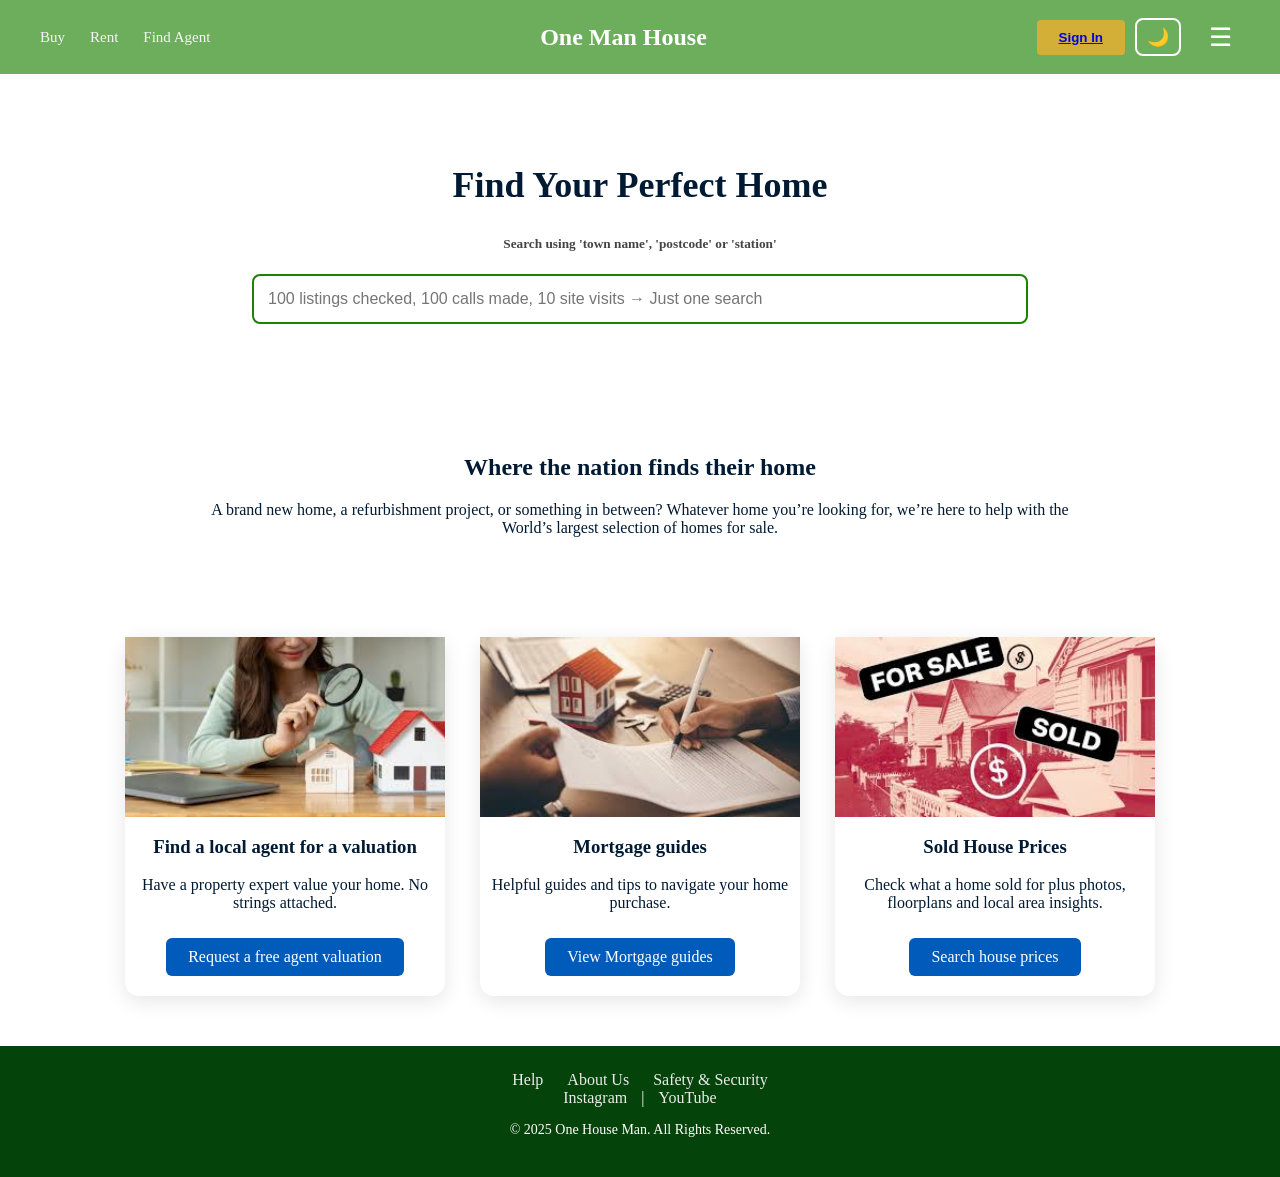
<file: buy.html>
<!DOCTYPE html>
<html lang="en">
<head>
    <meta charset="UTF-8">
    <meta name="viewport" content="width=device-width, initial-scale=1.0">
    <title>Buy - One Man House</title>
    <link rel="stylesheet" href="buy.css">
    <script src="script.js" defer></script>
</head>

<body class="buy-page">
<!-- header -->
<header>
    <nav class="left-menu">
        <a href="buy.html">Buy</a>
        <a href="rent.html">Rent</a>
        <a href="find-agent.html">Find Agent</a>
    </nav>

    <div class="logo"><a href="index.html">One Man House</a></div>

    <div class="right-menu">
        <button class="sign-btn"><a href="signin.html">Sign In</a> </button>
        <button id="darkToggle" class="dark-mode-btn">🌙</button>

        <div class="hamburger-container">
            <input type="checkbox" id="menu-toggle">
            <label for="menu-toggle" class="hamburger">☰</label>

            <div class="dropdown">
                <a href="#">Commercial Property</a>
                <a href="#">AI Suggester</a>
            </div>
        </div>
    </div>
</header>

<!-- SEARCH SECTION -->
<section class="buy-search">
    <h1>Find Your Perfect Home</h1>
    <h5>Search using 'town name', 'postcode' or 'station'</h5>
    <input type="text" class="search-bar" placeholder="100 listings checked, 100 calls made, 10 site visits → Just one search">
</section>

<!-- TAGLINE -->
<section class="buy-tagline">
    <h2>Where the nation finds their home</h2>
    <p>A brand new home, a refurbishment project, or something in between? Whatever home you’re looking for, we’re here to help with the World’s largest selection of homes for sale.</p>
</section>

<!-- FEATURE BOXES -->
<section class="buy-feature-boxes">
    <div class="buy-box">
        <img src="Assets/Find a local agent for a valuation .jpeg" alt="">
        <h3>Find a local agent for a valuation</h3>
        <p>Have a property expert value your home. No strings attached.</p>
        <a href="#" class="btn">Request a free agent valuation</a>
    </div>

    <div class="buy-box">
        <img src="Assets/Mortgage guides.jpeg" alt="">
        <h3>Mortgage guides</h3>
        <p>Helpful guides and tips to navigate your home purchase.</p>
        <a href="#" class="btn">View Mortgage guides</a>
    </div>

    <div class="buy-box">
        <img src="Assets/Sold House Prices .jpeg" alt="">
        <h3>Sold House Prices</h3>
        <p>Check what a home sold for plus photos, floorplans and local area insights.</p>
        <a href="#" class="btn">Search house prices</a>
    </div>
</section>

<footer>
    <div class="links">
        <a href="#">Help</a>
        <a href="#">About Us</a>
        <a href="#">Safety & Security</a>
    </div>

    <div class="social">
        <a href="#">Instagram</a> |
        <a href="#">YouTube</a>
    </div>

    <p>© 2025 One House Man. All Rights Reserved.</p>
</footer>

</body>
</html>
</file>
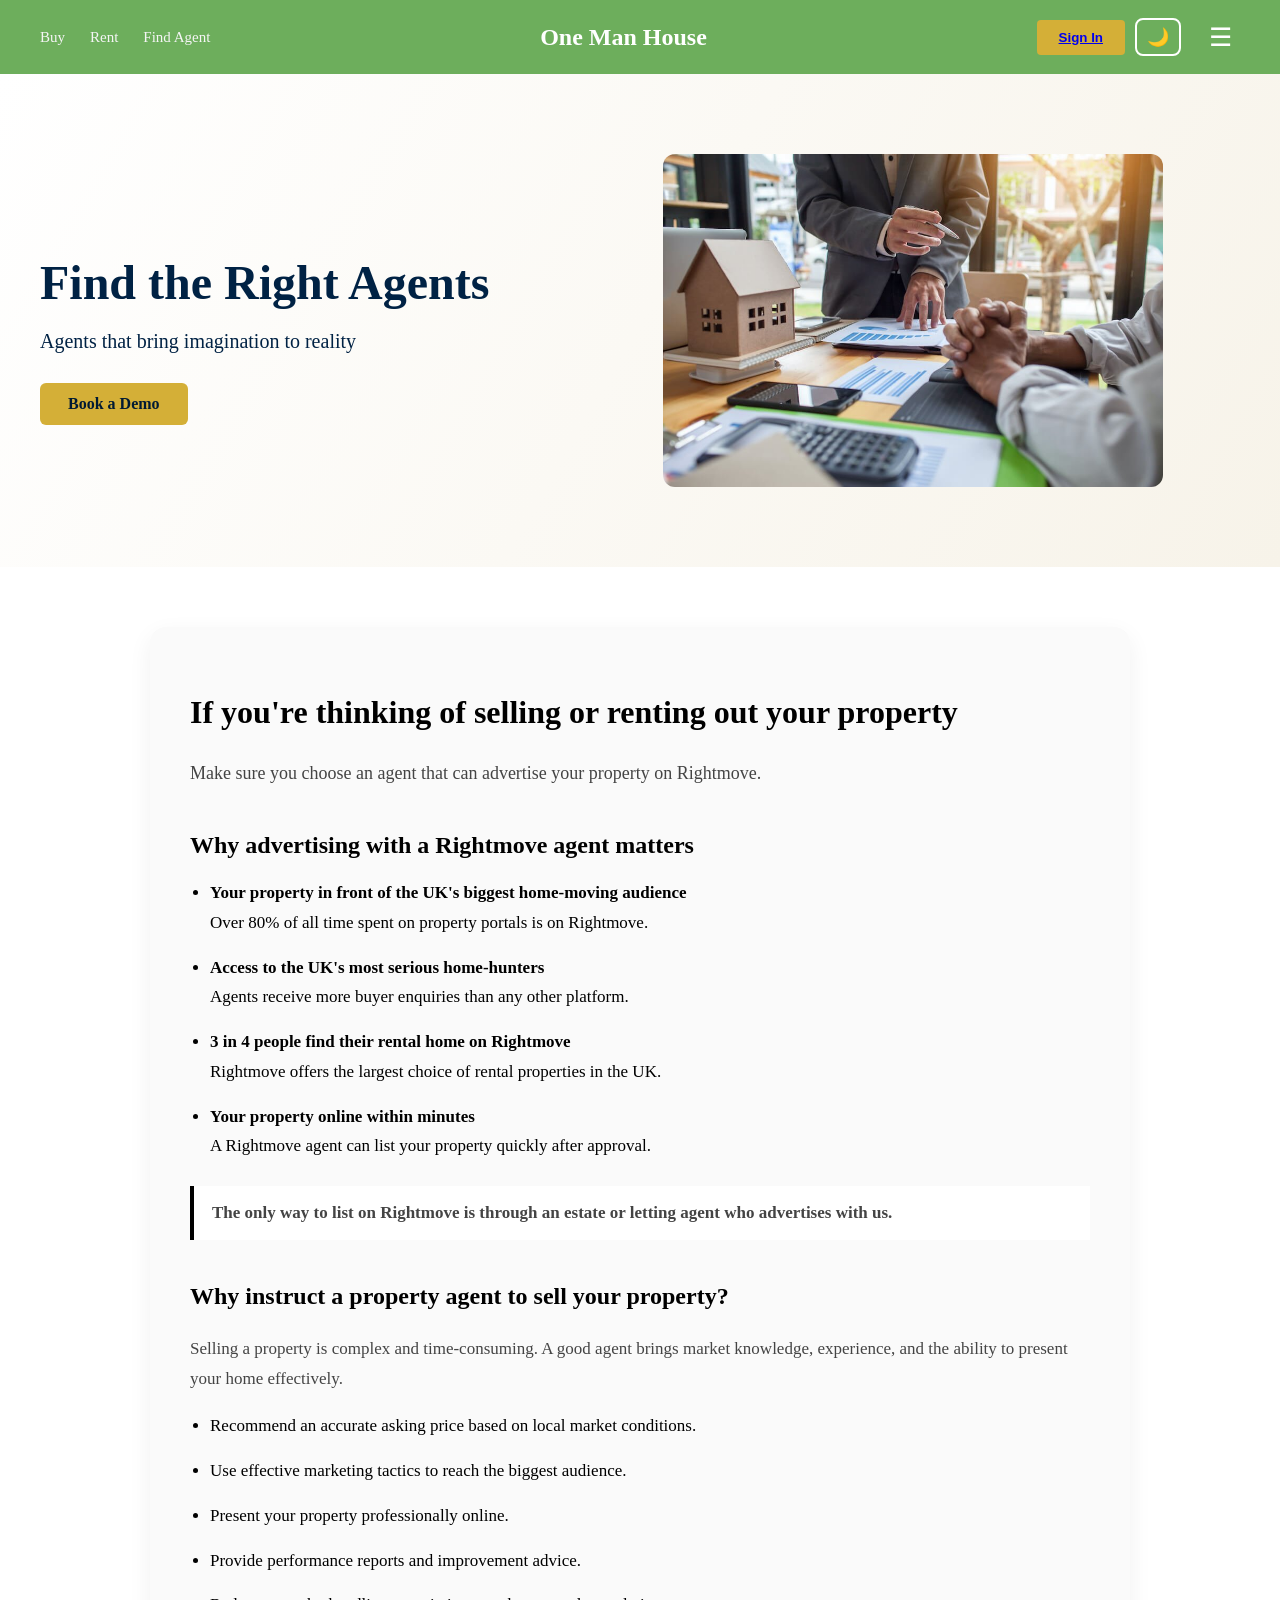
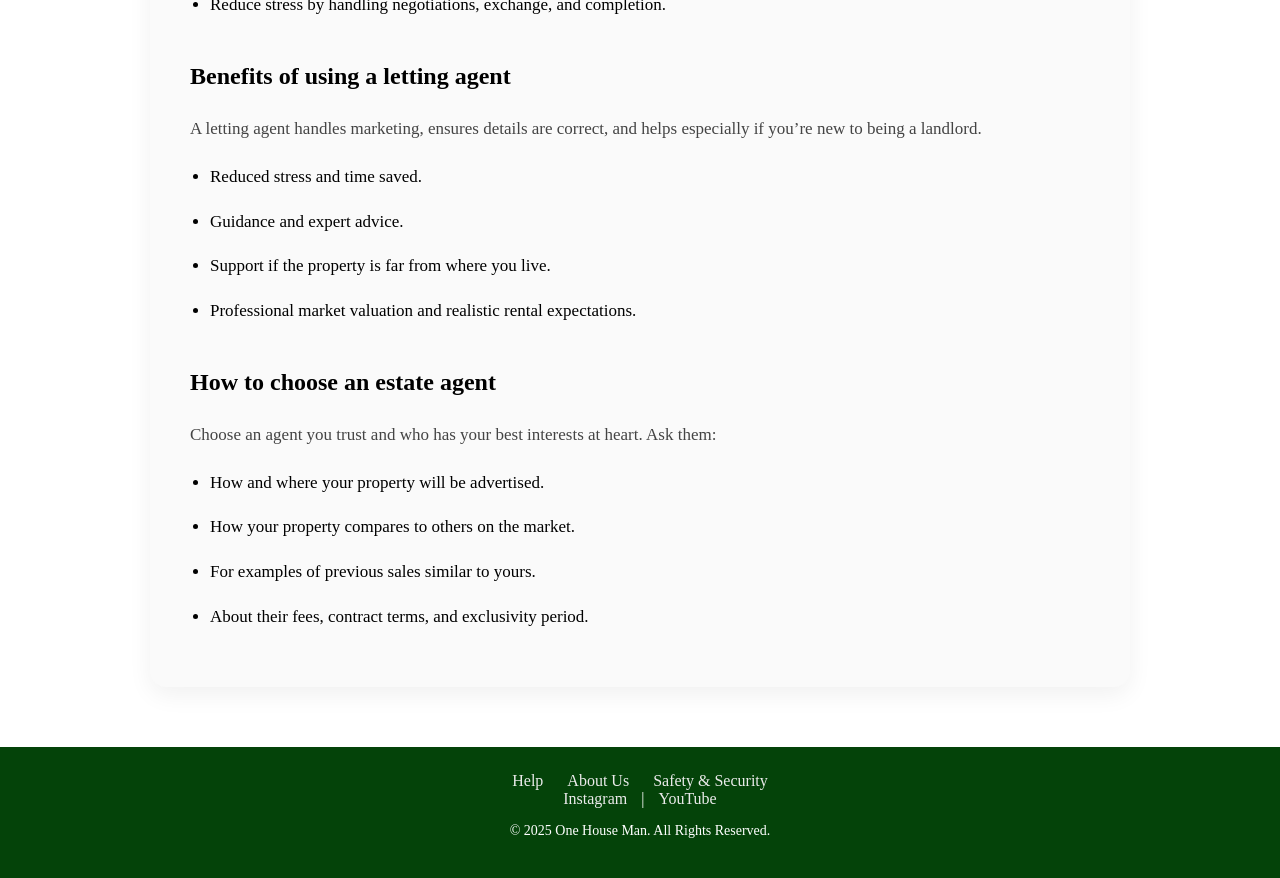
<file: find-agent.html>
<!DOCTYPE html>
<html lang="en">
<head>
    <meta charset="UTF-8">
    <meta name="viewport" content="width=device-width, initial-scale=1.0">
    <title>Find Agents - One House Man</title>
    <link rel="stylesheet" href="find-agent.css">
    <script src="script.js" defer></script>
</head>
<body>

<header>
    <nav class="left-menu">
        <a href="buy.html">Buy</a>
        <a href="rent.html">Rent</a>
        <a href="find-agent.html">Find Agent</a>
        
    </nav>

    <div class="logo"><a href="index.html">One Man House</a></div>

    <div class="right-menu">
        <button class="sign-btn"><a href="signin.html">Sign In</a> </button>
        <button id="darkToggle" class="dark-mode-btn">🌙</button>

        <div class="hamburger-container">
            <input type="checkbox" id="menu-toggle">
            <label for="menu-toggle" class="hamburger">☰</label>

            <div class="dropdown">
                <a href="#">Commercial Property</a>
                <a href="#">AI Suggester</a>
            </div>
        </div>
    </div>
</header>



<!-- MAIN CONTENT WRAPPER (needed for sticky footer) -->
<main>

<section class="hero-agent">
    <div class="hero-agent-content">
        <div class="hero-text">
            <h1>Find the Right Agents</h1>
            <p>Agents that bring imagination to reality</p>
            <a href="#" class="book-demo-btn">Book a Demo</a>
        </div>

        <div class="hero-image">
            <img src="Assets/agents2.jpg" alt="Hero Image">
        </div>
    </div>
</section>


<section class="agent-info-section">
    <div class="agent-container">

        <h2>If you're thinking of selling or renting out your property</h2>
        <p class="intro-text">
            Make sure you choose an agent that can advertise your property on Rightmove.
        </p>

        <h3>Why advertising with a Rightmove agent matters</h3>
        <ul class="styled-list">
            <li><strong>Your property in front of the UK's biggest home-moving audience</strong><br>
                Over 80% of all time spent on property portals is on Rightmove.
            </li>

            <li><strong>Access to the UK's most serious home-hunters</strong><br>
                Agents receive more buyer enquiries than any other platform.
            </li>

            <li><strong>3 in 4 people find their rental home on Rightmove</strong><br>
                Rightmove offers the largest choice of rental properties in the UK.
            </li>

            <li><strong>Your property online within minutes</strong><br>
                A Rightmove agent can list your property quickly after approval.
            </li>
        </ul>

        <p class="highlight-note">
            The only way to list on Rightmove is through an estate or letting agent who advertises with us.
        </p>

        <h3>Why instruct a property agent to sell your property?</h3>
        <p>
            Selling a property is complex and time-consuming. A good agent brings market knowledge, experience, and the
            ability to present your home effectively.
        </p>

        <ul class="styled-list">
            <li>Recommend an accurate asking price based on local market conditions.</li>
            <li>Use effective marketing tactics to reach the biggest audience.</li>
            <li>Present your property professionally online.</li>
            <li>Provide performance reports and improvement advice.</li>
            <li>Reduce stress by handling negotiations, exchange, and completion.</li>
        </ul>

        <h3>Benefits of using a letting agent</h3>
        <p>
            A letting agent handles marketing, ensures details are correct, and helps especially if you’re new to being
            a landlord.
        </p>

        <ul class="styled-list">
            <li>Reduced stress and time saved.</li>
            <li>Guidance and expert advice.</li>
            <li>Support if the property is far from where you live.</li>
            <li>Professional market valuation and realistic rental expectations.</li>
        </ul>

        <h3>How to choose an estate agent</h3>
        <p>Choose an agent you trust and who has your best interests at heart. Ask them:</p>

        <ul class="styled-list">
            <li>How and where your property will be advertised.</li>
            <li>How your property compares to others on the market.</li>
            <li>For examples of previous sales similar to yours.</li>
            <li>About their fees, contract terms, and exclusivity period.</li>
        </ul>

    </div>
</section>


</main>

<footer>
    <div class="links">
        <a href="#">Help</a>
        <a href="#">About Us</a>
        <a href="#">Safety & Security</a>
    </div>

    <div class="social">
        <a href="#">Instagram</a> |
        <a href="#">YouTube</a>
    </div>

    <p>© 2025 One House Man. All Rights Reserved.</p>
</footer>

</body>
</html>
</file>
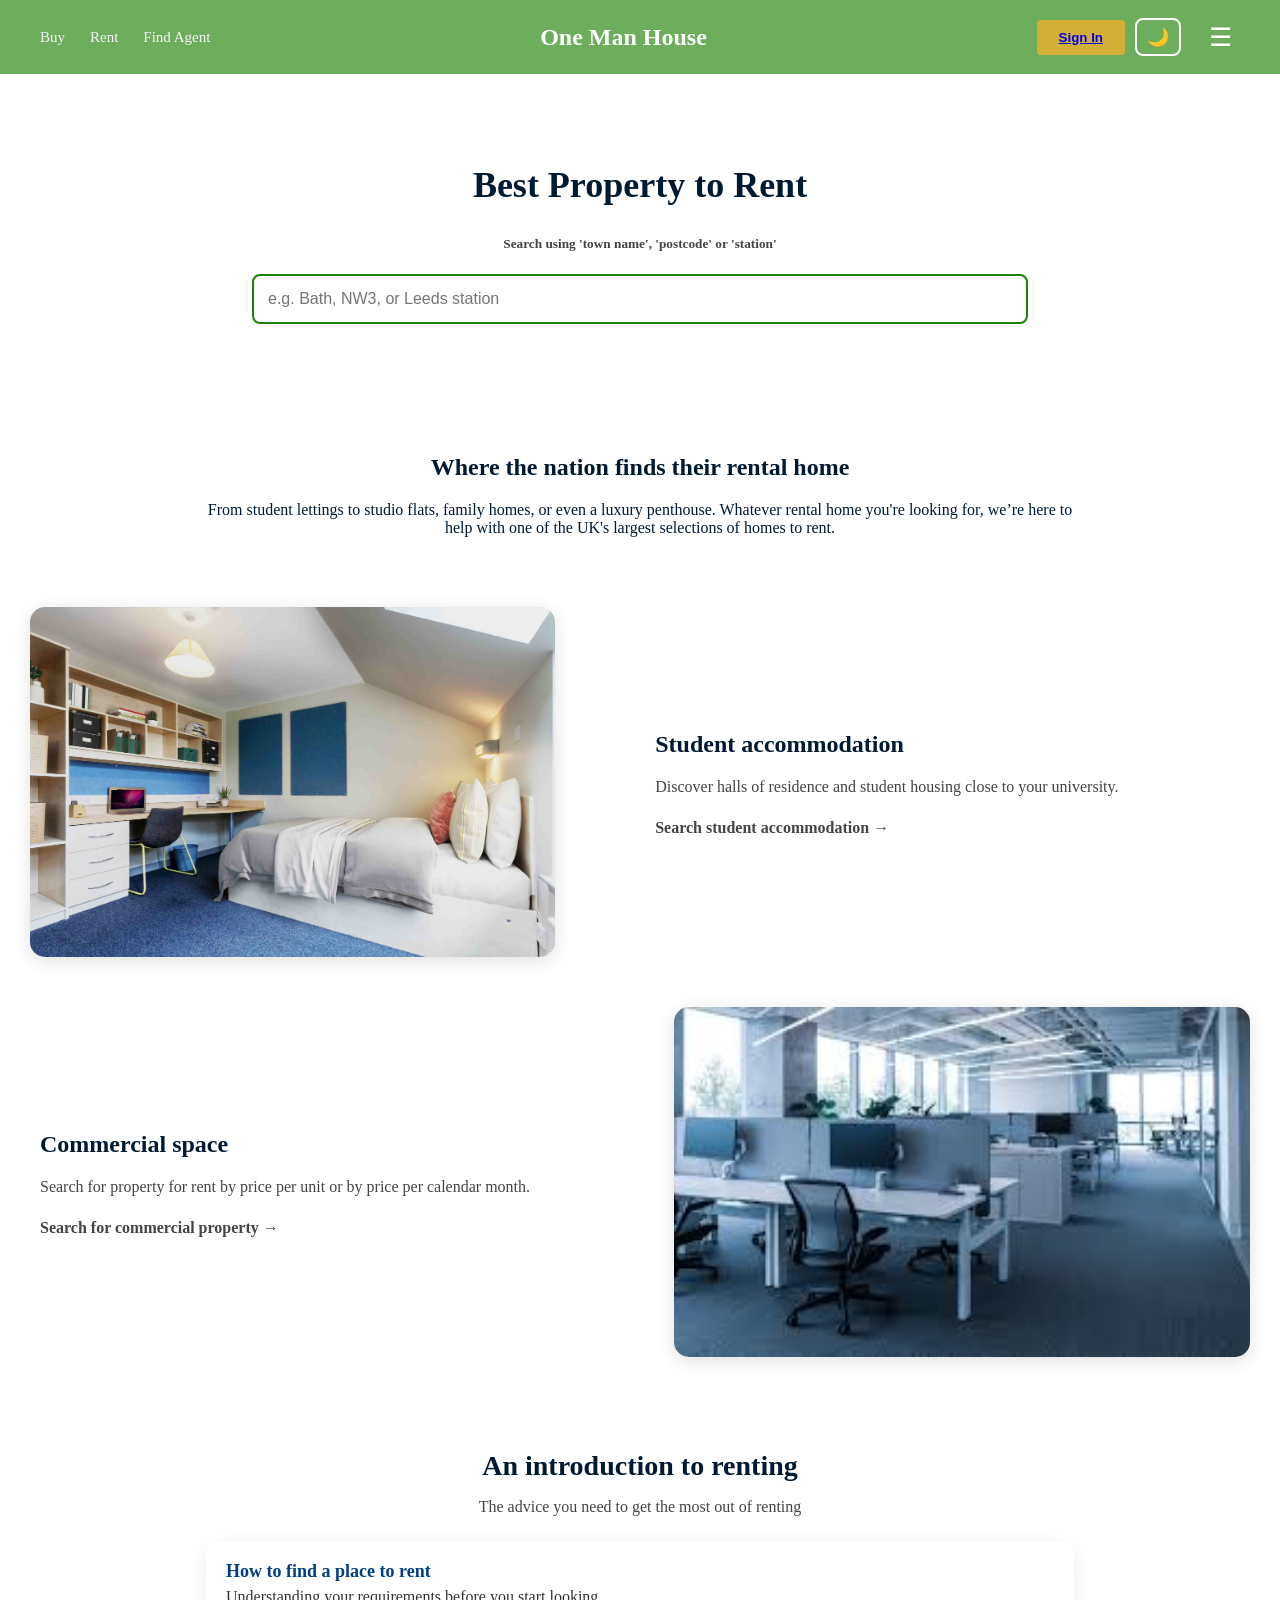
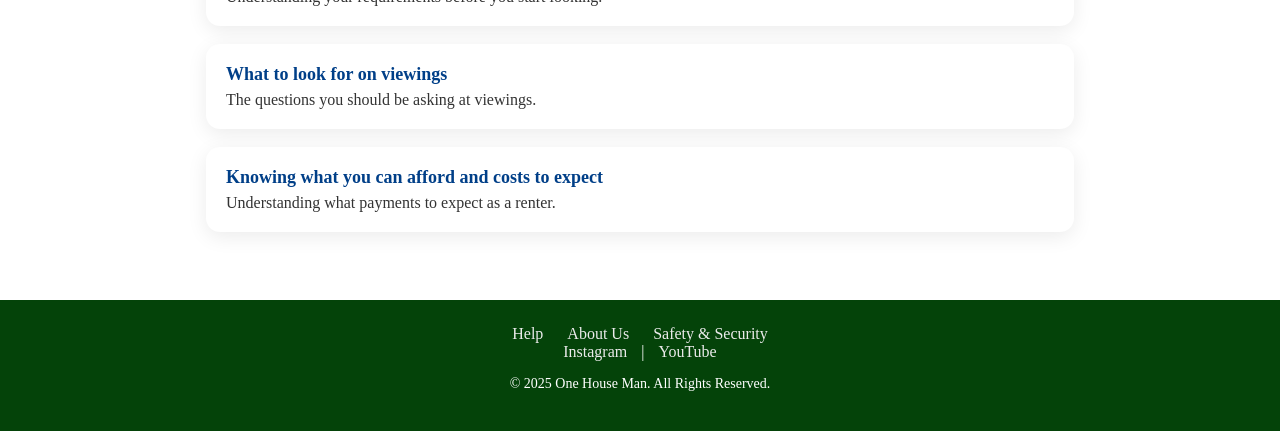
<file: rent.html>
<!DOCTYPE html>
<html lang="en">
<head>
    <meta charset="UTF-8">
    <meta name="viewport" content="width=device-width, initial-scale=1.0">
    <title>Rent - One Man House</title>
    <link rel="stylesheet" href="rent.css">
    <script src="script.js" defer></script>
</head>

<body class="rent-page">


<header>
    <nav class="left-menu">
        <a href="buy.html">Buy</a>
        <a href="rent.html">Rent</a>
        <a href="find-agent.html">Find Agent</a>
    </nav>

    <div class="logo"><a href="index.html">One Man House</a></div>

    <div class="right-menu">
        <button class="sign-btn"><a href="signin.html">Sign In</a> </button>
        <button id="darkToggle" class="dark-mode-btn">🌙</button>

        <div class="hamburger-container">
            <input type="checkbox" id="menu-toggle">
            <label for="menu-toggle" class="hamburger">☰</label>

            <div class="dropdown">
                <a href="#">Commercial Property</a>
                <a href="#">AI Suggester</a>
            </div>
        </div>
    </div>
</header>

<!-- SEARCH SECTION -->
<section class="rent-search">
    <h1>Best Property to Rent</h1>
    <h5>Search using 'town name', 'postcode' or 'station'</h5>
    <input type="text" class="search-bar" placeholder="e.g. Bath, NW3, or Leeds station">
</section>

<!-- TAGLINE -->
<section class="rent-tagline">
    <h2>Where the nation finds their rental home</h2>
    <p>From student lettings to studio flats, family homes, or even a luxury penthouse. Whatever rental home you're looking for, we’re here to help with one of the UK's largest selections of homes to rent.</p>
</section>

<!-- ELEGANT RENT FEATURES (PARAGRAPH STYLE) -->
<div class="explore-section">

    <!-- Student Accommodation -->
    <div class="explore-box">
        <img src="Assets/student.jpg" alt="Student accommodation">
        <div class="explore-text">
            <h3>Student accommodation</h3>
            <p>Discover halls of residence and student housing close to your university.</p>
            <p class="link-text">Search student accommodation →</p>
        </div>
    </div>

    <!-- Commercial Space -->
    <div class="explore-box reverse">
        <img src="Assets/commercialspace.jpeg" alt="Commercial space">
        <div class="explore-text">
            <h3>Commercial space</h3>
            <p>Search for property for rent by price per unit or by price per calendar month.</p>
            <p class="link-text">Search for commercial property →</p>
        </div>
    </div>

</div>


<!-- RENTING INTRO LIST -->
<section class="rent-intro-list">
    <h2>An introduction to renting</h2>
    <p class="subtitle">The advice you need to get the most out of renting</p>

    <ul>
        <li>
            <h4>How to find a place to rent</h4>
            <p>Understanding your requirements before you start looking.</p>
        </li>

        <li>
            <h4>What to look for on viewings</h4>
            <p>The questions you should be asking at viewings.</p>
        </li>

        <li>
            <h4>Knowing what you can afford and costs to expect</h4>
            <p>Understanding what payments to expect as a renter.</p>
        </li>
    </ul>
</section>


<footer>
    <div class="links">
        <a href="#">Help</a>
        <a href="#">About Us</a>
        <a href="#">Safety & Security</a>
    </div>

    <div class="social">
        <a href="#">Instagram</a> |
        <a href="#">YouTube</a>
    </div>

    <p>© 2025 One House Man. All Rights Reserved.</p>
</footer>

</body>
</html>
</file>
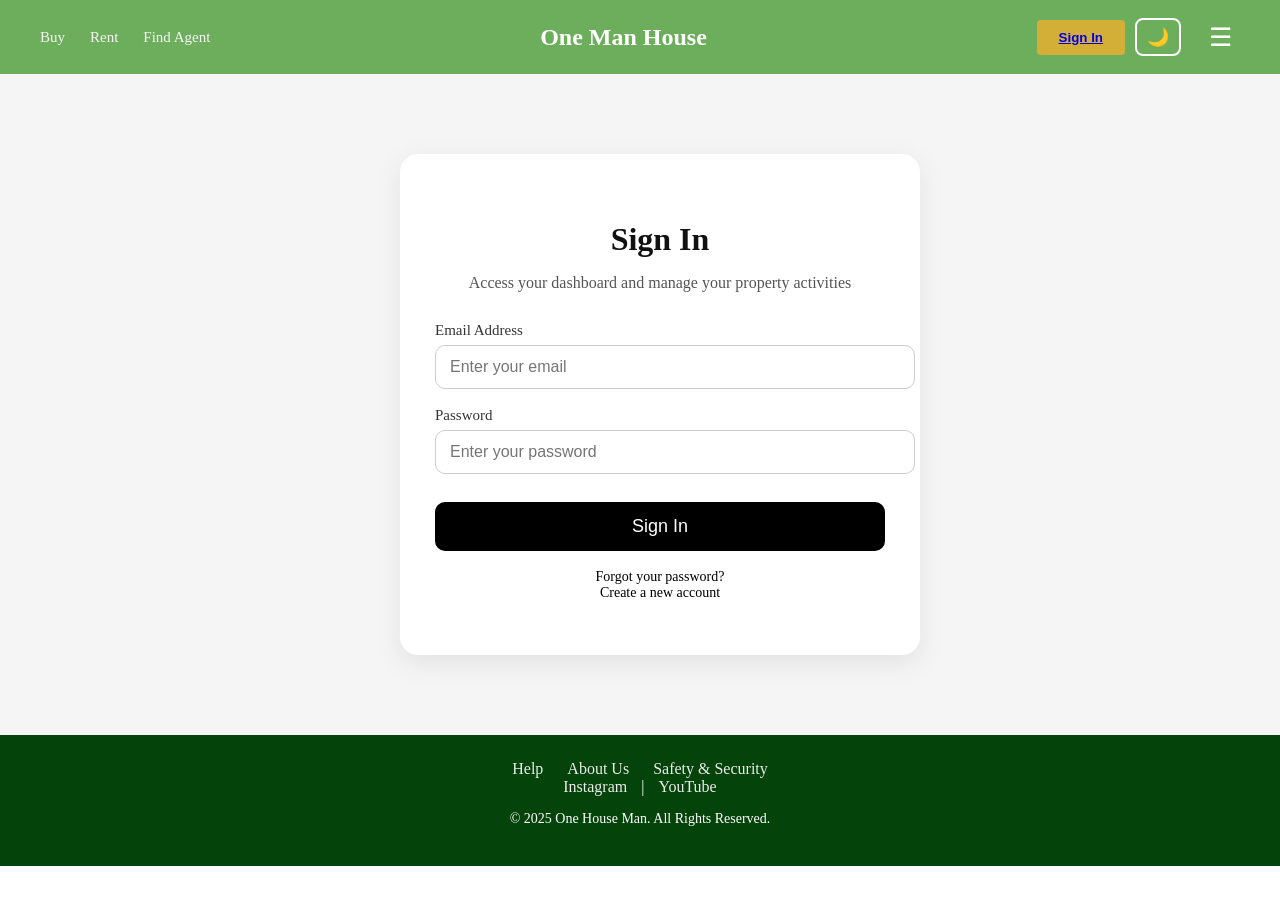
<file: signin.html>
<!DOCTYPE html>
<html lang="en">
<head>
    <meta charset="UTF-8">
    <meta name="viewport" content="width=device-width, initial-scale=1.0">
    <title>Buy - One Man House</title>
    <link rel="stylesheet" href="signin.css">
    <script src="script.js" defer></script>
</head>

<body class="buy-page">
<!-- header -->
<header>
    <nav class="left-menu">
        <a href="buy.html">Buy</a>
        <a href="rent.html">Rent</a>
        <a href="find-agent.html">Find Agent</a>
    </nav>

    <div class="logo"><a href="index.html">One Man House</a></div>

    <div class="right-menu">
       <button class="sign-btn"><a href="signin.html">Sign In</a> </button>
       <button id="darkToggle" class="dark-mode-btn">🌙</button>

        <div class="hamburger-container">
            <input type="checkbox" id="menu-toggle">
            <label for="menu-toggle" class="hamburger">☰</label>

            <div class="dropdown">
                <a href="#">Commercial Property</a>
                <a href="#">AI Suggester</a>
            </div>
        </div>
    </div>
</header>

<section class="signin-section">
    <div class="signin-container">
        <h2>Sign In</h2>
        <p class="signin-tagline">Access your dashboard and manage your property activities</p>

        <form class="signin-form">
            <label>Email Address</label>
            <input type="email" placeholder="Enter your email" required>

            <label>Password</label>
            <input type="password" placeholder="Enter your password" required>

            <button type="submit" class="signin-btn">Sign In</button>

            <p class="signin-links">
                <a href="#">Forgot your password?</a><br>
                <a href="#">Create a new account</a>
            </p>
        </form>
    </div>
</section>

<footer>
    <div class="links">
        <a href="#">Help</a>
        <a href="#">About Us</a>
        <a href="#">Safety & Security</a>
    </div>

    <div class="social">
        <a href="#">Instagram</a> |
        <a href="#">YouTube</a>
    </div>

    <p>© 2025 One House Man. All Rights Reserved.</p>
</footer>

</body>
</html>
</file>
<file: buy.css>
/* GLOBAL */
body {
    margin: 0;
    font-family: "Georgia", serif;
    background: #ffffff;
    color: #001a33;
}

/* HEADER */
header {
    background-color: #1d8103a4;
    color: white;
    padding: 18px 40px;
    display: flex;
    justify-content: space-between;
    align-items: center;
    position: sticky;
    top: 0;
    z-index: 10;
}

/* LEFT MENU */
.left-menu {
    display: flex;
    gap: 25px;
}

.left-menu a {
    text-decoration: none;
    color: #f5f5f5;
    font-size: 15px;
    transition: 0.3s;
}

.left-menu a:hover {
    color: #d4af37; /* gold accent */
}

/* CENTER LOGO */
.logo a {
    font-size: 24px;
    font-weight: bold;
    color: white;
    text-decoration: none;
}

/* RIGHT SIGN-IN BUTTON */
.right-menu {
    display: flex;
    align-items: center;
}

.sign-btn {
    background: #d4af37;
    color: #001a33;
    border: none;
    padding: 10px 22px;
    cursor: pointer;
    border-radius: 4px;
    font-weight: bold;
    transition: 0.3s ease;
}

.sign-btn:hover {
    background: #b6922d;
}

/* HAMBURGER MENU */
.hamburger-container {
    position: relative;
    margin-left: 20px;
}

.hamburger {
    font-size: 26px;
    cursor: pointer;
    padding: 8px;
    color: white;
    user-select: none;
}

#menu-toggle {
    display: none; /* hides checkbox */
}

/* Dropdown hidden by default */
.dropdown {
    display: none;
    position: absolute;
    right: 0;
    top: 45px;
    background: #001a33;
    padding: 15px;
    border-radius: 6px;
    min-width: 180px;
    box-shadow: 0px 4px 8px rgba(0,0,0,0.4);
    z-index: 20;
}

/* Show dropdown when checkbox is checked */
#menu-toggle:checked .hamburger .dropdown {
    display: block;
}

/* Dropdown links */
.dropdown a {
    display: block;
    padding: 10px 8px;
    color: #f5f5f5;
    text-decoration: none;
    transition: 0.3s;
}

.dropdown a:hover {
    color: #d4af37;
    margin-left: 6px;
}

.logo a {
    font-size: 24px;
    font-weight: bold;
    color: white;
    text-decoration: none;
}

/* NAV LEFT */
nav ul {
    list-style: none;
    display: flex;
    gap: 25px;
    margin: 0;
    padding: 0;
}

nav ul li a {
    color: #f5f5f5;
    text-decoration: none;
    font-size: 15px;
}

nav ul li a:hover,
nav ul li a.active {
    color: #d4af37;
}





/* BUY PAGE SEARCH */
.buy-search {
    text-align: center;
    padding: 60px 20px;
}

.buy-search h1 {
    font-size: 36px;
}

.buy-search h5 {
    margin-top: 10px;
    color: #444;
}

.buy-search .search-bar {
    width: 60%;
    padding: 14px;
    font-size: 16px;
    border: 2px solid #1d8103;
    border-radius: 8px;
}

/* TAGLINE */
.buy-tagline {
    text-align: center;
    padding: 50px 20px;
}

.buy-tagline p {
    width: 70%;
    margin: auto;
}

/* FEATURE BOXES */
.buy-feature-boxes {
    display: flex;
    justify-content: center;
    gap: 35px;
    padding: 50px 20px;
}

.buy-box {
    width: 320px;
    background: white;
    border-radius: 14px;
    padding-bottom: 20px;
    box-shadow: 0 5px 20px rgba(0,0,0,0.1);
    text-align: center;
}

.buy-box img {
    width: 100%;
    height: 180px;
    object-fit: cover;
}

.buy-box h3 {
    margin-top: 15px;
}

/* BUTTON */
.btn {
    display: inline-block;
    margin-top: 10px;
    padding: 10px 22px;
    background: #005bbb;
    color: white;
    border-radius: 6px;
    text-decoration: none;
}

.btn:hover {
    background: #003f88;
}

/* FOOTER */
footer {
    background: #044309;
    color: white;
    padding: 25px;
    text-align: center;
}

footer .links a,
footer .social a {
    color: #ebebeb;
    text-decoration: none;
    margin: 0 10px;
}

footer .links a:hover,
footer .social a:hover {
    color: #d4af37;
}

footer p {
    margin-top: 15px;
    font-size: 14px;
}


/* Dark mode button */
.dark-mode-btn {
    background: transparent;
    border: 2px solid white;
    color: white;
    padding: 6px 10px;
    margin-left: 10px;
    border-radius: 8px;
    cursor: pointer;
    font-size: 18px;
}

/* Dark mode styles */
.dark-mode {
    background-color: #121212;
    color: #f0f0f0;
}

/* Make sure elements adapt */
.dark-mode header {
    background: #1a1a1a;
}

.dark-mode footer {
    background: #1a1a1a;
}

.dark-mode .property-box {
    background: #222;
}

.dark-mode .property-box p,
.dark-mode .property-box h3 {
    color: #fff;
}
</file>
<file: find-agent.css>
html, body {
    height: 100%;
    margin: 0;
    padding: 0;
}

body {
    display: flex;
    flex-direction: column;
}

main {
    flex: 1;
}
/* HEADER */
header {
    background-color: #1d8103a4;
    color: white;
    padding: 18px 40px;
    display: flex;
    justify-content: space-between;
    align-items: center;
    position: sticky;
    top: 0;
    z-index: 10;
}

/* LEFT MENU */
.left-menu {
    display: flex;
    gap: 25px;
}

.left-menu a {
    text-decoration: none;
    color: #f5f5f5;
    font-size: 15px;
    transition: 0.3s;
}

.left-menu a:hover {
    color: #d4af37; /* gold accent */
}

/* CENTER LOGO */
.logo a {
    font-size: 24px;
    font-weight: bold;
    color: white;
    text-decoration: none;
}

/* RIGHT SIGN-IN BUTTON */
.right-menu {
    display: flex;
    align-items: center;
}

.sign-btn {
    background: #d4af37;
    color: #001a33;
    border: none;
    padding: 10px 22px;
    cursor: pointer;
    border-radius: 4px;
    font-weight: bold;
    transition: 0.3s ease;
}

.sign-btn:hover {
    background: #b6922d;
}

/* HAMBURGER MENU */
.hamburger-container {
    position: relative;
    margin-left: 20px;
}

.hamburger {
    font-size: 26px;
    cursor: pointer;
    padding: 8px;
    color: white;
    user-select: none;
}

#menu-toggle {
    display: none; /* hides checkbox */
}

/* Dropdown hidden by default */
.dropdown {
    display: none;
    position: absolute;
    right: 0;
    top: 45px;
    background: #001a33;
    padding: 15px;
    border-radius: 6px;
    min-width: 180px;
    box-shadow: 0px 4px 8px rgba(0,0,0,0.4);
    z-index: 20;
}

/* Show dropdown when checkbox is checked */
#menu-toggle:checked + .hamburger + .dropdown {
    display: block;
}

/* Dropdown links */
.dropdown a {
    display: block;
    padding: 10px 8px;
    color: #f5f5f5;
    text-decoration: none;
    transition: 0.3s;
}

.dropdown a:hover {
    color: #d4af37;
    margin-left: 6px;
}


/* HERO SECTION - FIND AGENT PAGE */
.hero-agent {
    display: flex;
    justify-content: center;
    align-items: center;
    padding: 80px 20px;
    background: linear-gradient(120deg, #ffffff, #f7f3e9);
}

.hero-agent-content {
    display: flex;
    flex-wrap: wrap;
    justify-content: space-between;
    align-items: center;
    max-width: 1200px;
    width: 100%;
    gap: 40px;
}

.hero-text {
    flex: 1 1 450px;
    color: #002244;
}

.hero-text h1 {
    font-size: 48px;
    margin-bottom: 20px;
}

.hero-text p {
    font-size: 20px;
    margin-bottom: 30px;
    font-weight: 500;
}

.book-demo-btn {
    display: inline-block;
    background: #d4af37;
    color: #001a33;
    padding: 12px 28px;
    border-radius: 6px;
    text-decoration: none;
    font-weight: bold;
    transition: 0.3s ease;
}

.book-demo-btn:hover {
    background: #b6922d;
}

.hero-image {
    flex: 1 1 600px;
    display: flex;
    justify-content: center;
    align-items: center;
}

.hero-image img {
    width: 100%;
    max-width: 500px;
    border-radius: 12px;
    object-fit: cover;
}

/* FOOTER */
footer {
    background: #044309;
    color: white;
    padding: 25px;
    text-align: center;
}

footer .links a,
footer .social a {
    color: #ebebeb;
    text-decoration: none;
    margin: 0 10px;
}

footer .links a:hover,
footer .social a:hover {
    color: #d4af37;
}

footer p {
    margin-top: 15px;
    font-size: 14px;
}

.agent-info-section {
    width: 100%;
    background: #ffffff;
    padding: 60px 0;
    display: flex;
    justify-content: center;
}

.agent-container {
    max-width: 900px;
    width: 90%;
    margin: auto;
    padding: 30px 40px;
    background: #fafafa;
    border-radius: 16px;
    box-shadow: 0 8px 24px rgba(0,0,0,0.06);
    line-height: 1.75;
}

.agent-container h2 {
    font-size: 32px;
    font-weight: 700;
    margin-bottom: 10px;
}

.agent-container .intro-text {
    font-size: 18px;
    margin-bottom: 30px;
    color: #444;
}

.agent-container h3 {
    font-size: 24px;
    margin-top: 35px;
    margin-bottom: 12px;
    font-weight: 600;
}

.agent-container p {
    font-size: 17px;
    color: #444;
    margin-bottom: 18px;
}

.styled-list {
    margin: 0 0 25px 0;
    padding-left: 20px;
}

.styled-list li {
    margin-bottom: 15px;
    font-size: 17px;
}

.highlight-note {
    background: #fff;
    padding: 12px 18px;
    border-left: 4px solid #000;
    margin: 25px 0;
    font-weight: 600;
    font-size: 17px;
}


/* Dark mode button */
.dark-mode-btn {
    background: transparent;
    border: 2px solid white;
    color: white;
    padding: 6px 10px;
    margin-left: 10px;
    border-radius: 8px;
    cursor: pointer;
    font-size: 18px;
}

/* Dark mode styles */
.dark-mode {
    background-color: #121212;
    color: #f0f0f0;
}

/* Make sure elements adapt */
.dark-mode header {
    background: #1a1a1a;
}

.dark-mode footer {
    background: #1a1a1a;
}

.dark-mode .property-box {
    background: #222;
}

.dark-mode .property-box p,
.dark-mode .property-box h3 {
    color: #fff;
}
</file>
<file: rent.css>
/* GLOBAL */
body {
    margin: 0;
    font-family: "Georgia", serif;
    background: #ffffff;
    color: #001a33;
}

/* HEADER */
header {
    background-color: #1d8103a4;
    color: white;
    padding: 18px 40px;
    display: flex;
    justify-content: space-between;
    align-items: center;
    position: sticky;
    top: 0;
    z-index: 10;
}

/* LEFT MENU */
.left-menu {
    display: flex;
    gap: 25px;
}

.left-menu a {
    text-decoration: none;
    color: #f5f5f5;
    font-size: 15px;
    transition: 0.3s;
}

.left-menu a:hover {
    color: #d4af37; /* gold accent */
}

/* CENTER LOGO */
.logo a {
    font-size: 24px;
    font-weight: bold;
    color: white;
    text-decoration: none;
}

/* RIGHT SIGN-IN BUTTON */
.right-menu {
    display: flex;
    align-items: center;
}

.sign-btn {
    background: #d4af37;
    color: #001a33;
    border: none;
    padding: 10px 22px;
    cursor: pointer;
    border-radius: 4px;
    font-weight: bold;
    transition: 0.3s ease;
}

.sign-btn:hover {
    background: #b6922d;
}

/* HAMBURGER MENU */
.hamburger-container {
    position: relative;
    margin-left: 20px;
}

.hamburger {
    font-size: 26px;
    cursor: pointer;
    padding: 8px;
    color: white;
    user-select: none;
}

#menu-toggle {
    display: none; /* hides checkbox */
}

/* Dropdown hidden by default */
.dropdown {
    display: none;
    position: absolute;
    right: 0;
    top: 45px;
    background: #001a33;
    padding: 15px;
    border-radius: 6px;
    min-width: 180px;
    box-shadow: 0px 4px 8px rgba(0,0,0,0.4);
    z-index: 20;
}

/* Show dropdown when checkbox is checked */
#menu-toggle:checked + .hamburger + .dropdown {
    display: block;
}

/* Dropdown links */
.dropdown a {
    display: block;
    padding: 10px 8px;
    color: #f5f5f5;
    text-decoration: none;
    transition: 0.3s;
}

.dropdown a:hover {
    color: #d4af37;
    margin-left: 6px;
}

/* NAV LEFT */
nav ul {
    list-style: none;
    display: flex;
    gap: 25px;
    margin: 0;
    padding: 0;
}

nav ul li a {
    color: #f5f5f5;
    text-decoration: none;
    font-size: 15px;
}

nav ul li a:hover,
nav ul li a.active {
    color: #d4af37;
}

/* RENT SEARCH */
.rent-search {
    text-align: center;
    padding: 60px 20px;
}

.rent-search h1 {
    font-size: 36px;
}

.rent-search h5 {
    margin-top: 10px;
    color: #444;
}

.rent-search .search-bar {
    width: 60%;
    padding: 14px;
    font-size: 16px;
    border: 2px solid #1d8103;
    border-radius: 8px;
}

/* TAGLINE */
.rent-tagline {
    text-align: center;
    padding: 50px 20px;
}

.rent-tagline p {
    width: 70%;
    margin: auto;
}

.explore-section {
    display: flex;
    flex-direction: column;
    gap: 50px;
    padding: 20px 0;
}

.explore-box {
    display: flex;
    align-items: center;
    gap: 30px;
}

.explore-box.reverse {
    flex-direction: row-reverse;
}

.explore-box img {
    width: 45%;
    height: 350px;
    object-fit: cover;
    border-radius: 15px;
    box-shadow: 0 4px 18px rgba(0,0,0,0.12);
    margin-left: 30px;
    margin-right: 30px;
}

.explore-text {
    width: 55%;
     margin-left: 40px;
    margin-right: 40px;
}

.explore-text h3 {
    font-size: 1.5rem;
    margin-bottom: 10px;
    font-weight: 600;
}

.explore-text p {
    font-size: 1rem;
    line-height: 1.6;
    color: #444;
}

.link-text {
    margin-top: 10px;
    font-weight: 600;
    color: #0057b3;
    cursor: pointer;
}


/* FOOTER */
footer {
    background: #044309;
    color: white;
    padding: 25px;
    text-align: center;
}

footer .links a,
footer .social a {
    color: #ebebeb;
    text-decoration: none;
    margin: 0 10px;
}

footer .links a:hover,
footer .social a:hover {
    color: #d4af37;
}

footer p {
    margin-top: 15px;
    font-size: 14px;
}

/* RENT INTRO LIST */
.rent-intro-list {
    padding: 50px 20px;
    text-align: center;
}

.rent-intro-list h2 {
    font-size: 28px;
    margin-bottom: 5px;
}

.rent-intro-list .subtitle {
    color: #444;
    margin-bottom: 25px;
}

.rent-intro-list ul {
    list-style: none;
    padding: 0;
    width: 70%;
    margin: 0 auto;
}

.rent-intro-list ul li {
    background: #ffffff;
    border-radius: 14px;
    padding: 20px;
    margin-bottom: 18px;
    box-shadow: 0 5px 20px rgba(0,0,0,0.08);
    text-align: left;
}

.rent-intro-list ul li h4 {
    margin: 0 0 6px 0;
    color: #003f88;
    font-size: 18px;
}

.rent-intro-list ul li p {
    margin: 0;
    color: #333;
}


/* Dark mode button */
.dark-mode-btn {
    background: transparent;
    border: 2px solid white;
    color: white;
    padding: 6px 10px;
    margin-left: 10px;
    border-radius: 8px;
    cursor: pointer;
    font-size: 18px;
}

/* Dark mode styles */
.dark-mode {
    background-color: #121212;
    color: #f0f0f0;
}

/* Make sure elements adapt */
.dark-mode header {
    background: #1a1a1a;
}

.dark-mode footer {
    background: #1a1a1a;
}

.dark-mode .property-box {
    background: #222;
}

.dark-mode .property-box p,
.dark-mode .property-box h3 {
    color: #fff;
}
</file>
<file: signin.css>
html, body {
    height: 100%;
    margin: 0;
    padding: 0;
}

body {
    display: flex;
    flex-direction: column;
}

main {
    flex: 1;
}
/* HEADER */
header {
    background-color: #1d8103a4;
    color: white;
    padding: 18px 40px;
    display: flex;
    justify-content: space-between;
    align-items: center;
    position: sticky;
    top: 0;
    z-index: 10;
}

/* LEFT MENU */
.left-menu {
    display: flex;
    gap: 25px;
}

.left-menu a {
    text-decoration: none;
    color: #f5f5f5;
    font-size: 15px;
    transition: 0.3s;
}

.left-menu a:hover {
    color: #d4af37; /* gold accent */
}

/* CENTER LOGO */
.logo a {
    font-size: 24px;
    font-weight: bold;
    color: white;
    text-decoration: none;
}

/* RIGHT SIGN-IN BUTTON */
.right-menu {
    display: flex;
    align-items: center;
}

.sign-btn {
    background: #d4af37;
    color: #001a33;
    border: none;
    padding: 10px 22px;
    cursor: pointer;
    border-radius: 4px;
    font-weight: bold;
    transition: 0.3s ease;
}

.sign-btn:hover {
    background: #b6922d;
}

/* HAMBURGER MENU */
.hamburger-container {
    position: relative;
    margin-left: 20px;
}

.hamburger {
    font-size: 26px;
    cursor: pointer;
    padding: 8px;
    color: white;
    user-select: none;
}

#menu-toggle {
    display: none; /* hides checkbox */
}

/* Dropdown hidden by default */
.dropdown {
    display: none;
    position: absolute;
    right: 0;
    top: 45px;
    background: #001a33;
    padding: 15px;
    border-radius: 6px;
    min-width: 180px;
    box-shadow: 0px 4px 8px rgba(0,0,0,0.4);
    z-index: 20;
}

/* Show dropdown when checkbox is checked */
#menu-toggle:checked + .hamburger + .dropdown {
    display: block;
}

/* Dropdown links */
.dropdown a {
    display: block;
    padding: 10px 8px;
    color: #f5f5f5;
    text-decoration: none;
    transition: 0.3s;
}

.dropdown a:hover {
    color: #d4af37;
    margin-left: 6px;
}



/* ===== SIGN IN PAGE ===== */

.signin-section {
    width: 100%;
    display: flex;
    justify-content: center;
    padding: 80px 20px;
    background: #f5f5f5; /* matches your soft light theme */
}

.signin-container {
    background: #ffffff;
    width: 100%;
    max-width: 450px;
    padding: 40px 35px;
    border-radius: 18px;
    box-shadow: 0 8px 28px rgba(0,0,0,0.08);
}

.signin-container h2 {
    font-size: 32px;
    text-align: center;
    margin-bottom: 10px;
    font-weight: 700;
    color: #111;
}

.signin-tagline {
    text-align: center;
    font-size: 16px;
    color: #555;
    margin-bottom: 30px;
}

.signin-form label {
    display: block;
    font-size: 15px;
    margin-bottom: 6px;
    color: #333;
}

.signin-form input {
    width: 100%;
    padding: 12px 14px;
    margin-bottom: 18px;
    border-radius: 10px;
    border: 1px solid #ccc;
    font-size: 16px;
    transition: 0.2s ease;
}

.signin-form input:focus {
    outline: none;
    border-color: #000;
}

.signin-btn {
    width: 100%;
    background: black;
    color: white;
    padding: 14px 0;
    border: none;
    border-radius: 10px;
    font-size: 18px;
    cursor: pointer;
    margin-top: 10px;
    transition: 0.2s ease;
}

.signin-btn:hover {
    background: #333;
}

.signin-links {
    text-align: center;
    margin-top: 18px;
    font-size: 14px;
}

.signin-links a {
    color: black;
    text-decoration: none;
    font-weight: 500;
}

.signin-links a:hover {
    text-decoration: underline;
}


/* FOOTER */
footer {
    background: #044309;
    color: white;
    padding: 25px;
    text-align: center;
}

footer .links a,
footer .social a {
    color: #ebebeb;
    text-decoration: none;
    margin: 0 10px;
}

footer .links a:hover,
footer .social a:hover {
    color: #d4af37;
}

footer p {
    margin-top: 15px;
    font-size: 14px;
}


/* Dark mode button */
.dark-mode-btn {
    background: transparent;
    border: 2px solid white;
    color: white;
    padding: 6px 10px;
    margin-left: 10px;
    border-radius: 8px;
    cursor: pointer;
    font-size: 18px;
}

/* Dark mode styles */
.dark-mode {
    background-color: #121212;
    color: #f0f0f0;
}

/* Make sure elements adapt */
.dark-mode header {
    background: #1a1a1a;
}

.dark-mode footer {
    background: #1a1a1a;
}

.dark-mode .property-box {
    background: #222;
}

.dark-mode .property-box p,
.dark-mode .property-box h3 {
    color: #fff;
}
</file>
